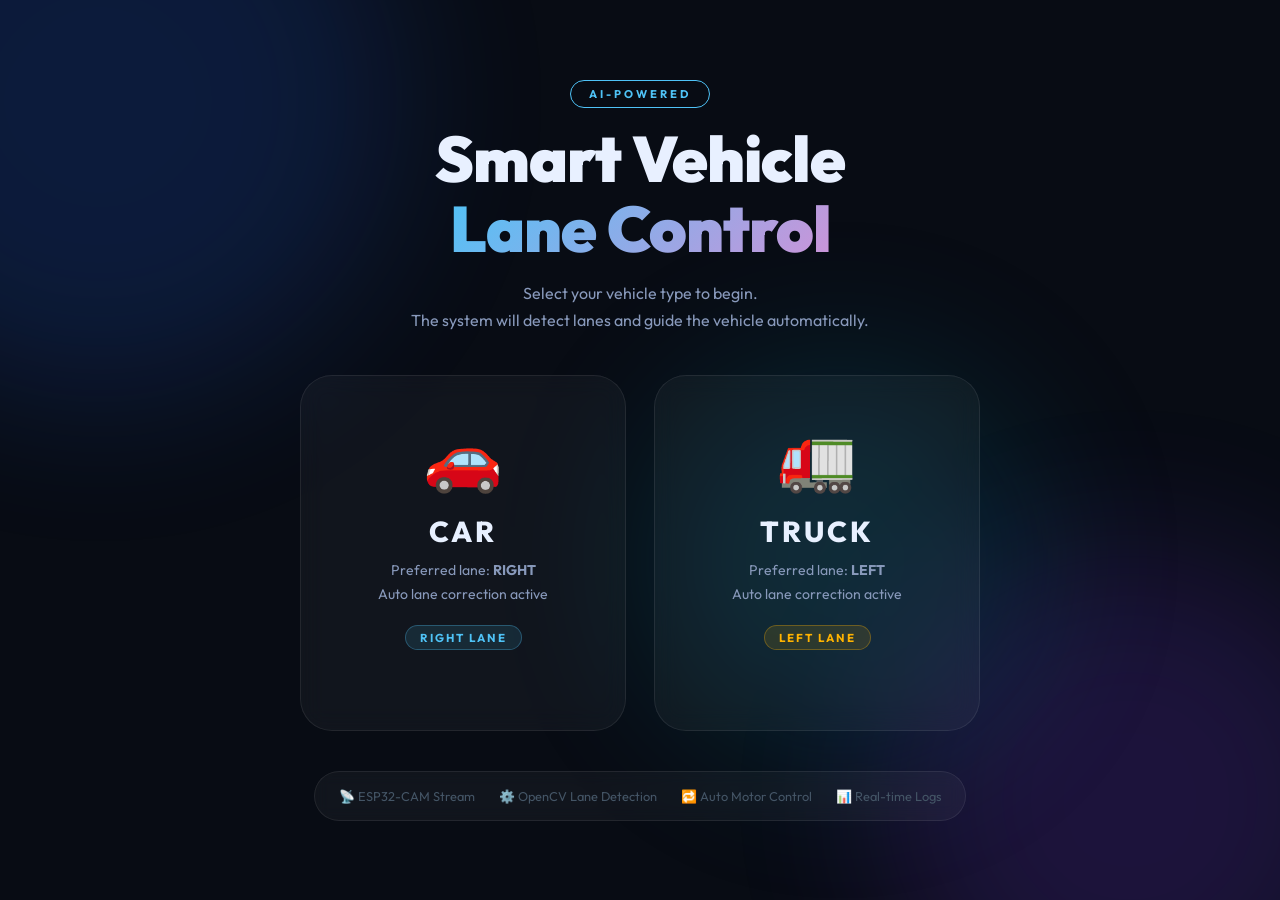
<file: templates/index.html>
<!DOCTYPE html>
<html lang="en">
<head>
  <!-- =========================================================
       index.html  –  Vehicle Selection Homepage
       =========================================================
       This is the FIRST page the user sees.
       It shows two buttons: CAR and TRUCK.
       When clicked, it saves the selection and opens the dashboard.
  ============================================================ -->
  <meta charset="UTF-8" />
  <meta name="viewport" content="width=device-width, initial-scale=1.0" />
  <title>Smart Lane Control – Select Vehicle</title>
  <link rel="stylesheet" href="/static/style.css" />

  <!-- Google Fonts -->
  <link rel="preconnect" href="https://fonts.googleapis.com" />
  <link href="https://fonts.googleapis.com/css2?family=Outfit:wght@300;400;600;700;900&display=swap" rel="stylesheet" />
</head>
<body>

  <!-- ── Animated background particles ─────────────────────── -->
  <div class="bg-glow bg-glow-1"></div>
  <div class="bg-glow bg-glow-2"></div>
  <div class="bg-glow bg-glow-3"></div>

  <!-- ── Main container ────────────────────────────────────── -->
  <div class="home-container">

    <!-- Header / Title -->
    <div class="home-header">
      <div class="home-badge">AI-POWERED</div>
      <h1 class="home-title">Smart Vehicle<br/><span class="accent">Lane Control</span></h1>
      <p class="home-subtitle">
        Select your vehicle type to begin.<br/>
        The system will detect lanes and guide the vehicle automatically.
      </p>
    </div>

    <!-- Vehicle Selection Cards -->
    <div class="vehicle-grid" id="vehicleGrid">

      <!-- CAR Card -->
      <div class="vehicle-card" id="carCard" onclick="selectVehicle('CAR')">
        <div class="vehicle-icon">🚗</div>
        <div class="vehicle-name">CAR</div>
        <div class="vehicle-desc">
          Preferred lane: <strong>RIGHT</strong><br/>
          Auto lane correction active
        </div>
        <div class="vehicle-lane-tag">RIGHT LANE</div>
        <div class="select-btn">SELECT CAR →</div>
      </div>

      <!-- TRUCK Card -->
      <div class="vehicle-card truck-card" id="truckCard" onclick="selectVehicle('TRUCK')">
        <div class="vehicle-icon">🚛</div>
        <div class="vehicle-name">TRUCK</div>
        <div class="vehicle-desc">
          Preferred lane: <strong>LEFT</strong><br/>
          Auto lane correction active
        </div>
        <div class="vehicle-lane-tag truck-lane">LEFT LANE</div>
        <div class="select-btn">SELECT TRUCK →</div>
      </div>

    </div>

    <!-- Info strip at bottom -->
    <div class="home-info-bar">
      <span>📡 ESP32-CAM Stream</span>
      <span>⚙️ OpenCV Lane Detection</span>
      <span>🔁 Auto Motor Control</span>
      <span>📊 Real-time Logs</span>
    </div>

  </div>

  <script src="/static/script.js"></script>
</body>
</html>
</file>
<file: static/style.css>
/* ============================================================
   style.css  –  Smart Vehicle Lane Control Dashboard Styles
   ============================================================
   Design: Dark theme, neon accents, glassmorphism cards,
           smooth animations, modern typography (Outfit font)

   Sections:
     1. CSS Variables & Reset
     2. Background & Body
     3. Homepage (vehicle selection)
     4. Navigation Bar
     5. Dashboard Layout
     6. Status Cards
     7. Control Buttons
     8. Log Panel
     9. Animations & Utilities
============================================================ */

/* ── 1. CSS Variables & Reset ──────────────────────────────── */
:root {
  /* Colours */
  --bg-dark:       #080c14;
  --bg-card:       rgba(255, 255, 255, 0.04);
  --bg-card-hover: rgba(255, 255, 255, 0.08);
  --border:        rgba(255, 255, 255, 0.08);
  --border-bright: rgba(255, 255, 255, 0.18);

  --accent-blue:   #4fc3f7;
  --accent-green:  #69f0ae;
  --accent-orange: #ffb300;
  --accent-red:    #ff5252;
  --accent-purple: #ce93d8;

  --text-primary:  #e8f0ff;
  --text-secondary:#8899bb;
  --text-muted:    #445566;

  /* Neon glows */
  --glow-blue:     0 0 20px rgba(79, 195, 247, 0.35);
  --glow-green:    0 0 20px rgba(105, 240, 174, 0.35);
  --glow-orange:   0 0 20px rgba(255, 179, 0, 0.4);
  --glow-red:      0 0 20px rgba(255, 82, 82, 0.4);

  /* Spacing */
  --radius-sm: 8px;
  --radius-md: 14px;
  --radius-lg: 22px;
  --radius-xl: 32px;
}

*, *::before, *::after {
  box-sizing: border-box;
  margin: 0;
  padding: 0;
}

html, body {
  height: 100%;
  font-family: 'Outfit', sans-serif;
  background-color: var(--bg-dark);
  color: var(--text-primary);
  overflow-x: hidden;
}

/* ── 2. Background Glows ───────────────────────────────────── */
.bg-glow {
  position: fixed;
  border-radius: 50%;
  filter: blur(80px);
  opacity: 0.18;
  pointer-events: none;
  z-index: 0;
  animation: floatGlow 8s ease-in-out infinite alternate;
}

.bg-glow-1 {
  width: 600px; height: 600px;
  background: #2563eb;
  top: -200px; left: -200px;
  animation-delay: 0s;
}

.bg-glow-2 {
  width: 500px; height: 500px;
  background: #7c3aed;
  bottom: -150px; right: -100px;
  animation-delay: -3s;
}

.bg-glow-3 {
  width: 400px; height: 400px;
  background: #0891b2;
  top: 40%; left: 50%;
  animation-delay: -6s;
}

@keyframes floatGlow {
  from { transform: translate(0, 0) scale(1); }
  to   { transform: translate(30px, -30px) scale(1.1); }
}

/* ── 3. HOMEPAGE – Vehicle Selection ───────────────────────── */
.home-container {
  position: relative;
  z-index: 1;
  min-height: 100vh;
  display: flex;
  flex-direction: column;
  align-items: center;
  justify-content: center;
  padding: 40px 20px;
  gap: 40px;
}

/* AI-POWERED badge */
.home-badge {
  display: inline-block;
  padding: 6px 18px;
  border-radius: 100px;
  border: 1px solid var(--accent-blue);
  color: var(--accent-blue);
  font-size: 0.7rem;
  font-weight: 700;
  letter-spacing: 3px;
  margin-bottom: 16px;
  animation: pulse-badge 2s ease-in-out infinite;
}

@keyframes pulse-badge {
  0%, 100% { box-shadow: 0 0 0 0 rgba(79, 195, 247, 0.4); }
  50%       { box-shadow: 0 0 0 8px rgba(79, 195, 247, 0); }
}

.home-header {
  text-align: center;
}

.home-title {
  font-size: clamp(2.5rem, 6vw, 4rem);
  font-weight: 900;
  line-height: 1.1;
  letter-spacing: -1px;
  color: var(--text-primary);
}

.home-title .accent {
  background: linear-gradient(135deg, var(--accent-blue), var(--accent-purple));
  -webkit-background-clip: text;
  -webkit-text-fill-color: transparent;
  background-clip: text;
}

.home-subtitle {
  margin-top: 16px;
  font-size: 1rem;
  color: var(--text-secondary);
  line-height: 1.7;
}

/* Vehicle Selection Grid */
.vehicle-grid {
  display: grid;
  grid-template-columns: repeat(auto-fit, minmax(280px, 1fr));
  gap: 28px;
  width: 100%;
  max-width: 680px;
}

.vehicle-card {
  background: var(--bg-card);
  border: 1px solid var(--border);
  border-radius: var(--radius-xl);
  padding: 40px 32px;
  text-align: center;
  cursor: pointer;
  transition: all 0.35s cubic-bezier(0.34, 1.56, 0.64, 1);
  backdrop-filter: blur(12px);
  position: relative;
  overflow: hidden;
}

.vehicle-card::before {
  content: '';
  position: absolute;
  inset: 0;
  background: linear-gradient(135deg, rgba(79,195,247,0.06), transparent);
  border-radius: inherit;
  opacity: 0;
  transition: opacity 0.3s;
}

.vehicle-card:hover::before { opacity: 1; }

.vehicle-card:hover {
  border-color: var(--accent-blue);
  transform: translateY(-8px) scale(1.02);
  box-shadow: var(--glow-blue), 0 24px 48px rgba(0,0,0,0.4);
}

.truck-card::before {
  background: linear-gradient(135deg, rgba(255,179,0,0.06), transparent);
}

.truck-card:hover {
  border-color: var(--accent-orange);
  box-shadow: var(--glow-orange), 0 24px 48px rgba(0,0,0,0.4);
}

.vehicle-icon {
  font-size: 4rem;
  margin-bottom: 16px;
  display: block;
  animation: bob 3s ease-in-out infinite;
}

@keyframes bob {
  0%, 100% { transform: translateY(0); }
  50%       { transform: translateY(-8px); }
}

.vehicle-name {
  font-size: 1.8rem;
  font-weight: 800;
  letter-spacing: 3px;
  color: var(--text-primary);
  margin-bottom: 10px;
}

.vehicle-desc {
  font-size: 0.88rem;
  color: var(--text-secondary);
  line-height: 1.7;
  margin-bottom: 18px;
}

.vehicle-lane-tag {
  display: inline-block;
  padding: 4px 14px;
  border-radius: 100px;
  font-size: 0.72rem;
  font-weight: 700;
  letter-spacing: 2px;
  background: rgba(79, 195, 247, 0.12);
  color: var(--accent-blue);
  border: 1px solid rgba(79, 195, 247, 0.3);
  margin-bottom: 22px;
}

.truck-lane {
  background: rgba(255, 179, 0, 0.12);
  color: var(--accent-orange);
  border-color: rgba(255, 179, 0, 0.3);
}

.select-btn {
  font-size: 0.85rem;
  font-weight: 700;
  letter-spacing: 1.5px;
  color: var(--accent-blue);
  opacity: 0;
  transform: translateY(8px);
  transition: all 0.3s;
}

.truck-card .select-btn { color: var(--accent-orange); }

.vehicle-card:hover .select-btn {
  opacity: 1;
  transform: translateY(0);
}

/* Info bar at bottom of homepage */
.home-info-bar {
  display: flex;
  gap: 24px;
  flex-wrap: wrap;
  justify-content: center;
  font-size: 0.8rem;
  color: var(--text-muted);
  padding: 16px 24px;
  border: 1px solid var(--border);
  border-radius: 100px;
  background: var(--bg-card);
  backdrop-filter: blur(8px);
}

.home-info-bar span { white-space: nowrap; }


/* ── 4. Top Navigation Bar ──────────────────────────────────── */
.topnav {
  position: sticky;
  top: 0;
  z-index: 100;
  display: flex;
  align-items: center;
  justify-content: space-between;
  padding: 14px 28px;
  background: rgba(8, 12, 20, 0.85);
  backdrop-filter: blur(16px);
  border-bottom: 1px solid var(--border);
}

.back-btn {
  text-decoration: none;
  color: var(--text-secondary);
  font-size: 0.88rem;
  font-weight: 600;
  padding: 6px 14px;
  border-radius: var(--radius-sm);
  border: 1px solid var(--border);
  transition: all 0.25s;
}

.back-btn:hover {
  color: var(--text-primary);
  border-color: var(--border-bright);
  background: var(--bg-card-hover);
}

.nav-title {
  font-size: 0.95rem;
  font-weight: 700;
  letter-spacing: 2px;
  color: var(--text-primary);
}

.topnav-right {
  display: flex;
  align-items: center;
  gap: 10px;
}

.status-dot {
  width: 10px; height: 10px;
  border-radius: 50%;
  background: var(--text-muted);
  transition: background 0.4s;
}

.status-dot.running {
  background: var(--accent-green);
  box-shadow: 0 0 10px var(--accent-green);
  animation: pulse-dot 1.5s ease-in-out infinite;
}

@keyframes pulse-dot {
  0%, 100% { transform: scale(1); }
  50%       { transform: scale(1.35); }
}

.status-label {
  font-size: 0.8rem;
  font-weight: 700;
  letter-spacing: 1.5px;
  color: var(--text-secondary);
  transition: color 0.4s;
}

.status-label.running { color: var(--accent-green); }


/* ── 5. Dashboard Main Layout ───────────────────────────────── */
.dashboard-main {
  position: relative;
  z-index: 1;
  display: grid;
  grid-template-columns: 300px 1fr;
  gap: 24px;
  padding: 28px;
  min-height: calc(100vh - 64px);
}

@media (max-width: 900px) {
  .dashboard-main {
    grid-template-columns: 1fr;
  }
}

.section-title {
  font-size: 0.75rem;
  font-weight: 700;
  letter-spacing: 3px;
  color: var(--text-muted);
  text-transform: uppercase;
  margin-bottom: 16px;
}


/* ── 6. Status Cards ────────────────────────────────────────── */
.status-section {
  display: flex;
  flex-direction: column;
  gap: 14px;
}

.status-card {
  display: flex;
  align-items: center;
  gap: 16px;
  background: var(--bg-card);
  border: 1px solid var(--border);
  border-radius: var(--radius-md);
  padding: 18px 20px;
  backdrop-filter: blur(8px);
  transition: border-color 0.3s, transform 0.2s;
}

.status-card:hover {
  border-color: var(--border-bright);
  transform: translateX(4px);
}

.card-icon {
  font-size: 1.6rem;
  flex-shrink: 0;
}

.card-label {
  font-size: 0.72rem;
  font-weight: 600;
  letter-spacing: 1.5px;
  color: var(--text-muted);
  text-transform: uppercase;
  margin-bottom: 4px;
}

.card-value {
  font-size: 1.2rem;
  font-weight: 800;
  letter-spacing: 1px;
  color: var(--text-primary);
  transition: color 0.3s;
}

/* Lane-specific colours */
.card-value.lane-left    { color: var(--accent-orange); }
.card-value.lane-middle  { color: var(--accent-blue); }
.card-value.lane-right   { color: var(--accent-green); }
.card-value.state-running { color: var(--accent-green); }
.card-value.state-stopped { color: var(--text-muted); }

/* Preferred lane card accent */
.preferred-card {
  border-color: rgba(105, 240, 174, 0.2);
  background: rgba(105, 240, 174, 0.04);
}

.preferred-lane {
  color: var(--accent-green) !important;
}


/* ── 7. Control Buttons ─────────────────────────────────────── */
.control-section {
  display: flex;
  flex-direction: column;
  gap: 24px;
}

.controls-panel {
  background: var(--bg-card);
  border: 1px solid var(--border);
  border-radius: var(--radius-lg);
  padding: 28px;
  backdrop-filter: blur(8px);
}

.btn-row {
  display: grid;
  grid-template-columns: 1fr 1fr;
  gap: 16px;
  margin-bottom: 16px;
}

/* Base button style */
.ctrl-btn {
  display: flex;
  align-items: center;
  justify-content: center;
  gap: 10px;
  padding: 18px 24px;
  border-radius: var(--radius-md);
  border: 2px solid transparent;
  font-family: 'Outfit', sans-serif;
  font-size: 0.95rem;
  font-weight: 800;
  letter-spacing: 2px;
  cursor: pointer;
  transition: all 0.28s cubic-bezier(0.34, 1.56, 0.64, 1);
  position: relative;
  overflow: hidden;
}

.ctrl-btn::after {
  content: '';
  position: absolute;
  inset: 0;
  background: white;
  opacity: 0;
  transition: opacity 0.15s;
}

.ctrl-btn:active::after { opacity: 0.1; }

.ctrl-btn:disabled {
  opacity: 0.35;
  cursor: not-allowed;
  transform: none !important;
  box-shadow: none !important;
}

.btn-icon {
  font-size: 1.1rem;
}

/* START button – green */
.start-btn {
  background: linear-gradient(135deg, #1de07a, #00b86b);
  color: #001a0d;
  border-color: var(--accent-green);
}

.start-btn:not(:disabled):hover {
  transform: translateY(-3px) scale(1.03);
  box-shadow: var(--glow-green), 0 10px 30px rgba(0,0,0,0.3);
}

/* STOP button – red */
.stop-btn {
  background: linear-gradient(135deg, #ff5252, #e53935);
  color: #fff;
  border-color: var(--accent-red);
}

.stop-btn:not(:disabled):hover {
  transform: translateY(-3px) scale(1.03);
  box-shadow: var(--glow-red), 0 10px 30px rgba(0,0,0,0.3);
}

/* OVERTAKE button – orange, full width */
.overtake-btn {
  width: 100%;
  background: linear-gradient(135deg, #ffb300, #ff8f00);
  color: #1a0e00;
  border-color: var(--accent-orange);
  padding: 20px 24px;
  font-size: 1rem;
}

.overtake-btn:not(:disabled):hover {
  transform: translateY(-3px) scale(1.02);
  box-shadow: var(--glow-orange), 0 10px 30px rgba(0,0,0,0.3);
}

/* Camera notice */
.camera-notice {
  display: flex;
  align-items: flex-start;
  gap: 10px;
  margin-top: 20px;
  padding: 14px 16px;
  background: rgba(79, 195, 247, 0.06);
  border: 1px solid rgba(79, 195, 247, 0.15);
  border-radius: var(--radius-sm);
  font-size: 0.8rem;
  color: var(--text-secondary);
  line-height: 1.5;
}


/* ── 8. Log Panel ───────────────────────────────────────────── */
.log-panel {
  background: var(--bg-card);
  border: 1px solid var(--border);
  border-radius: var(--radius-lg);
  padding: 24px 28px;
  backdrop-filter: blur(8px);
  flex: 1;
  display: flex;
  flex-direction: column;
  min-height: 320px;
}

.log-header {
  display: flex;
  align-items: center;
  justify-content: space-between;
  margin-bottom: 14px;
}

.clear-btn {
  background: transparent;
  border: 1px solid var(--border);
  border-radius: 6px;
  color: var(--text-muted);
  font-family: 'Outfit', sans-serif;
  font-size: 0.75rem;
  padding: 4px 12px;
  cursor: pointer;
  transition: all 0.2s;
}

.clear-btn:hover {
  border-color: var(--border-bright);
  color: var(--text-secondary);
}

.log-box {
  flex: 1;
  overflow-y: auto;
  display: flex;
  flex-direction: column;
  gap: 6px;
  font-family: 'Courier New', monospace;
  font-size: 0.8rem;
  scrollbar-width: thin;
  scrollbar-color: var(--border) transparent;
}

.log-box::-webkit-scrollbar { width: 5px; }
.log-box::-webkit-scrollbar-track { background: transparent; }
.log-box::-webkit-scrollbar-thumb {
  background: var(--border);
  border-radius: 4px;
}

/* Individual log entry */
.log-entry {
  display: flex;
  gap: 10px;
  align-items: baseline;
  padding: 6px 10px;
  border-radius: 6px;
  animation: slideIn 0.25s ease;
  flex-shrink: 0;
}

@keyframes slideIn {
  from { opacity: 0; transform: translateX(-10px); }
  to   { opacity: 1; transform: translateX(0); }
}

.log-time {
  color: var(--text-muted);
  font-size: 0.72rem;
  flex-shrink: 0;
}

.log-tag {
  font-weight: 700;
  font-size: 0.75rem;
  flex-shrink: 0;
  min-width: 80px;
}

.log-msg { flex: 1; }

/* Log entry colour variants */
.log-info {
  background: rgba(79, 195, 247, 0.05);
}
.log-info .log-tag { color: var(--accent-blue); }
.log-info .log-msg { color: var(--text-secondary); }

.log-command {
  background: rgba(105, 240, 174, 0.06);
}
.log-command .log-tag { color: var(--accent-green); }
.log-command .log-msg { color: var(--accent-green); font-weight: 600; }

.log-warn {
  background: rgba(255, 179, 0, 0.06);
}
.log-warn .log-tag { color: var(--accent-orange); }
.log-warn .log-msg { color: var(--accent-orange); }

.log-error {
  background: rgba(255, 82, 82, 0.06);
}
.log-error .log-tag { color: var(--accent-red); }
.log-error .log-msg { color: var(--accent-red); }


/* ── 9. Utility ─────────────────────────────────────────────── */
/* Neon text glow for highlighted values */
.glow-text {
  text-shadow: 0 0 12px currentColor;
}

/* Responsive tweaks */
@media (max-width: 600px) {
  .btn-row { grid-template-columns: 1fr; }
  .topnav  { padding: 12px 16px; }
  .nav-title { font-size: 0.8rem; }
}
</file>
